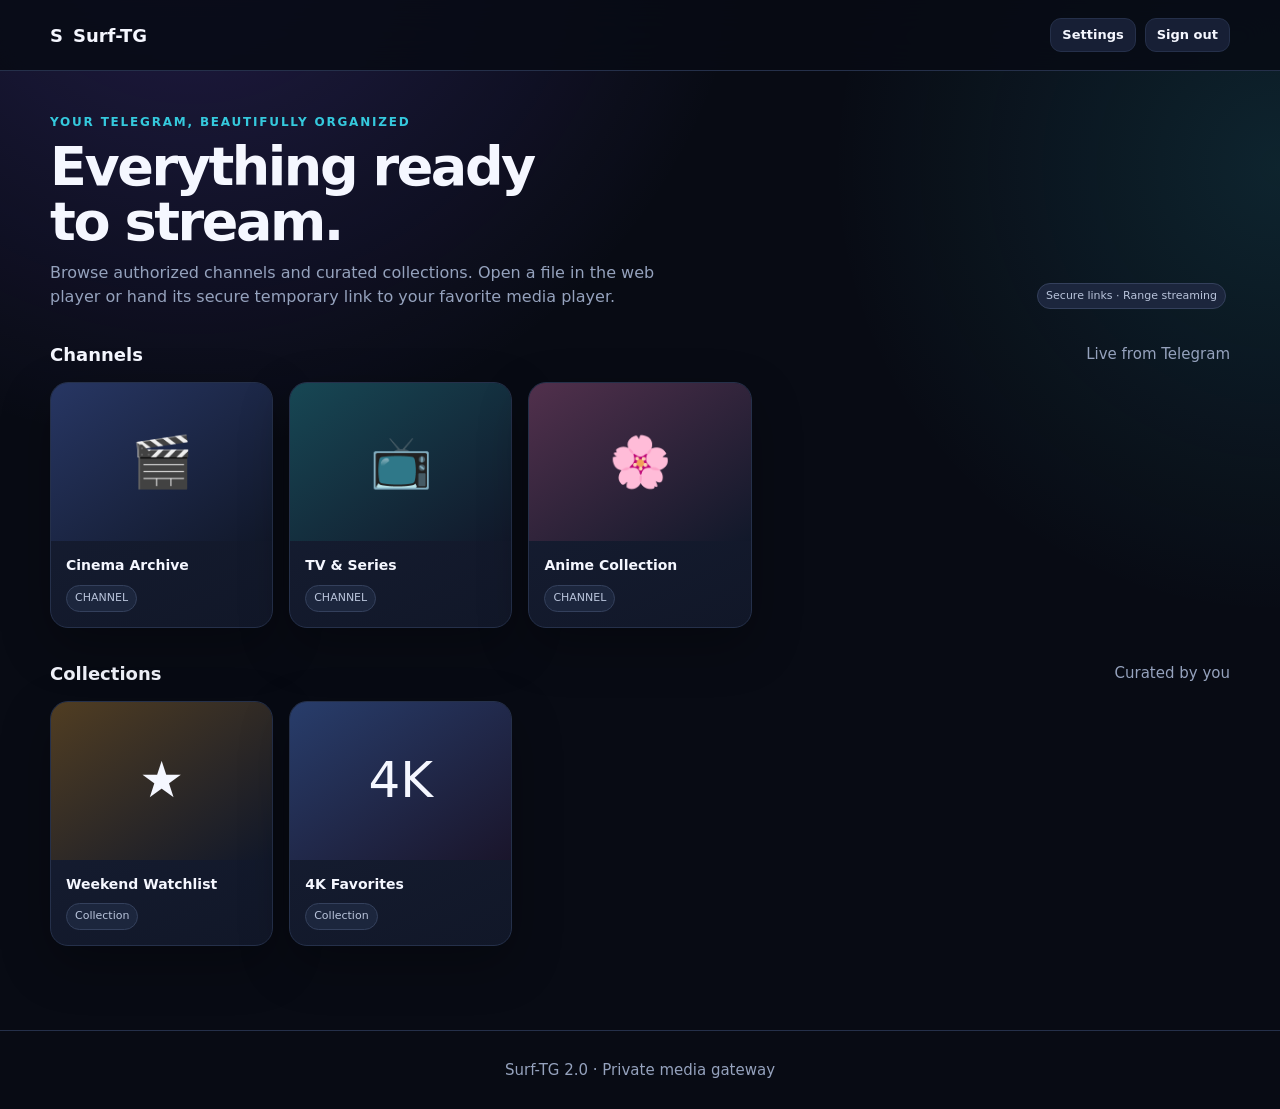
<file: docs/preview.html>
<!doctype html><html lang="en"><head><meta charset="utf-8"><meta name="viewport" content="width=device-width,initial-scale=1"><title>Surf-TG 2.0 Preview</title><link rel="stylesheet" href="../bot/server/static/app.css"><style>.cover{display:grid;place-items:center;font-size:50px;background:linear-gradient(145deg,#273663,#11182a)}.cover.two{background:linear-gradient(145deg,#174754,#11182a)}.cover.three{background:linear-gradient(145deg,#51304c,#11182a)}.cover.four{background:linear-gradient(145deg,#503d22,#11182a)}.cover.five{background:linear-gradient(145deg,#283d6b,#1a152b)}.admin-only{display:none}</style></head><body>
<header class="topbar"><nav class="shell nav"><a class="brand"><span class="brand-mark">S</span><span>Surf-TG</span></a><div class="nav-actions"><button class="btn btn-sm">Settings</button><button class="btn btn-secondary btn-sm">Sign out</button></div></nav></header>
<main class="shell"><section class="hero"><div><div class="eyebrow">Your Telegram, beautifully organized</div><h1>Everything ready<br>to stream.</h1><p>Browse authorized channels and curated collections. Open a file in the web player or hand its secure temporary link to your favorite media player.</p></div><span class="badge">Secure links · Range streaming</span></section>
<div class="section-head"><h2>Channels</h2><span class="muted">Live from Telegram</span></div><section class="grid"><div class="card"><div class="card-img-top cover">🎬</div><div class="card-body"><h6 class="card-title">Cinema Archive</h6><span class="badge">CHANNEL</span></div></div><div class="card"><div class="card-img-top cover two">📺</div><div class="card-body"><h6 class="card-title">TV & Series</h6><span class="badge">CHANNEL</span></div></div><div class="card"><div class="card-img-top cover three">🌸</div><div class="card-body"><h6 class="card-title">Anime Collection</h6><span class="badge">CHANNEL</span></div></div></section>
<div class="section-head"><h2>Collections</h2><span class="muted">Curated by you</span></div><section class="grid"><div class="card"><div class="card-img-top cover four">★</div><div class="card-body"><h6 class="card-title">Weekend Watchlist</h6><span class="badge">Collection</span></div></div><div class="card"><div class="card-img-top cover five">4K</div><div class="card-body"><h6 class="card-title">4K Favorites</h6><span class="badge">Collection</span></div></div></section></main><footer class="footer"><div class="shell">Surf-TG 2.0 · Private media gateway</div></footer></body></html>
</file>
<file: bot/server/static/app.css>
:root,[data-theme="midnight"]{color-scheme:dark;--bg:#080b14;--panel:#111728;--panel2:#171f35;--line:#25304a;--text:#f5f7ff;--muted:#95a2bd;--accent:#7c5cff;--accent2:#5d7cff;--cyan:#35c9dd;--danger:#ff5d75;--topbar:rgba(8,11,20,.86);--input:#0d1322;--shadow:0 18px 50px rgba(0,0,0,.28);--glow-a:rgba(124,92,255,.22);--glow-b:rgba(53,201,221,.13);--badge-bg:#1c263d;--badge-text:#b9c4db;--badge-line:#34405c;--hover-line:#46577e}
[data-theme="cinema"]{color-scheme:dark;--bg:#100708;--panel:#211113;--panel2:#301719;--line:#573034;--text:#fff8ed;--muted:#c5aaa3;--accent:#d22f3f;--accent2:#8f1422;--cyan:#f6b84b;--danger:#ff5368;--topbar:rgba(16,7,8,.9);--input:#190b0d;--shadow:0 18px 54px rgba(65,4,11,.38);--glow-a:rgba(210,47,63,.25);--glow-b:rgba(246,184,75,.12);--badge-bg:#3b191c;--badge-text:#f0c8bd;--badge-line:#673238;--hover-line:#a34b55}
[data-theme="ocean"]{color-scheme:dark;--bg:#031219;--panel:#09232d;--panel2:#0d303c;--line:#1c5260;--text:#ecfcff;--muted:#8dbbc4;--accent:#087fdb;--accent2:#16a5c8;--cyan:#23d5c8;--danger:#ff6477;--topbar:rgba(3,18,25,.9);--input:#061b23;--shadow:0 18px 52px rgba(0,23,32,.38);--glow-a:rgba(8,127,219,.25);--glow-b:rgba(35,213,200,.14);--badge-bg:#0d3441;--badge-text:#a9dce2;--badge-line:#1c5969;--hover-line:#28869a}
[data-theme="royal"]{color-scheme:dark;--bg:#0d0717;--panel:#181027;--panel2:#24163b;--line:#493267;--text:#fff9e9;--muted:#b7a8ca;--accent:#a86cff;--accent2:#d7a93e;--cyan:#f0c65b;--danger:#ff5f7d;--topbar:rgba(13,7,23,.88);--input:#120a20;--shadow:0 22px 65px rgba(50,17,86,.38);--glow-a:rgba(151,83,255,.3);--glow-b:rgba(240,198,91,.15);--badge-bg:#2c1b43;--badge-text:#eadbff;--badge-line:#604482;--hover-line:#c59b45}
[data-theme="aurora"]{color-scheme:dark;--bg:#041313;--panel:#0a2423;--panel2:#102e35;--line:#24535a;--text:#effffc;--muted:#91bdb6;--accent:#06a77d;--accent2:#7b61ff;--cyan:#49e6bd;--danger:#ff6780;--topbar:rgba(4,19,19,.86);--input:#071c1c;--shadow:0 22px 65px rgba(0,40,43,.42);--glow-a:rgba(6,167,125,.26);--glow-b:rgba(123,97,255,.2);--badge-bg:#123a37;--badge-text:#b8eee1;--badge-line:#28635d;--hover-line:#43b99d}
[data-theme="amoled"]{color-scheme:dark;--bg:#000;--panel:#080808;--panel2:#101010;--line:#292929;--text:#fff;--muted:#aaa;--accent:#ff2d75;--accent2:#8b5cff;--cyan:#19e6ff;--danger:#ff405e;--topbar:rgba(0,0,0,.94);--input:#050505;--shadow:0 18px 55px rgba(0,0,0,.7);--glow-a:rgba(255,45,117,.14);--glow-b:rgba(25,230,255,.1);--badge-bg:#121212;--badge-text:#d8d8d8;--badge-line:#353535;--hover-line:#ff2d75}
[data-theme="graphite"]{color-scheme:dark;--bg:#101113;--panel:#191b1f;--panel2:#22252a;--line:#383d45;--text:#f6f7f9;--muted:#a4aab3;--accent:#8b96a8;--accent2:#4a7fe8;--cyan:#83b4ff;--danger:#e95f70;--topbar:rgba(16,17,19,.9);--input:#14161a;--shadow:0 20px 58px rgba(0,0,0,.36);--glow-a:rgba(74,127,232,.2);--glow-b:rgba(201,211,225,.08);--badge-bg:#292d33;--badge-text:#d0d5dc;--badge-line:#444a54;--hover-line:#7088b3}
[data-theme="light"]{color-scheme:light;--bg:#f7f4ee;--panel:#fffdfa;--panel2:#f0ece4;--line:#d6d0c5;--text:#181a21;--muted:#646973;--accent:#6846d6;--accent2:#287fc4;--cyan:#087f9a;--danger:#d93651;--topbar:rgba(255,253,250,.9);--input:#fff;--shadow:0 14px 38px rgba(48,52,66,.13);--glow-a:rgba(104,70,214,.13);--glow-b:rgba(8,127,154,.1);--badge-bg:#ebe7f5;--badge-text:#4d4860;--badge-line:#d0c8e2;--hover-line:#8069c4}
*{box-sizing:border-box}html{min-height:100%;background:var(--bg)}body{margin:0;min-height:100vh;color:var(--text);font:15px/1.5 Inter,ui-sans-serif,system-ui,-apple-system,"Segoe UI",sans-serif;background:radial-gradient(circle at 15% -10%,var(--glow-a),transparent 35rem),radial-gradient(circle at 100% 15%,var(--glow-b),transparent 28rem),var(--bg);transition:color .18s ease,background-color .18s ease}
a{color:inherit;text-decoration:none}img{display:block;max-width:100%}button,input,select{font:inherit}.shell{width:min(1180px,calc(100% - 32px));margin:auto}.topbar{position:sticky;top:0;z-index:10;border-bottom:1px solid var(--line);background:var(--topbar);backdrop-filter:blur(18px)}.nav{min-height:70px;display:flex;align-items:center;justify-content:space-between;padding:8px 0}.brand{display:flex;gap:10px;align-items:center;font-size:18px;font-weight:800}.brand-logo{width:42px;height:42px;object-fit:contain}.nav-actions,.actions{display:flex;gap:9px;align-items:center;flex-wrap:wrap}
main{padding:42px 0 84px}.hero{display:flex;justify-content:space-between;gap:28px;align-items:end;margin-bottom:30px}.eyebrow{color:var(--cyan);font-size:12px;font-weight:800;letter-spacing:.15em;text-transform:uppercase}.hero h1{font-size:clamp(30px,5vw,54px);line-height:1.02;letter-spacing:-.045em;margin:8px 0 12px}.hero p{max-width:650px;color:var(--muted);font-size:16px;margin:0}.section-head{display:flex;align-items:center;justify-content:space-between;margin:32px 0 14px}.section-head h2{font-size:18px;margin:0}.muted{color:var(--muted)}
.grid,.row{display:grid!important;grid-template-columns:repeat(auto-fill,minmax(190px,1fr));gap:16px}.col{width:auto!important}.card{height:100%;overflow:hidden;border:1px solid var(--line);border-radius:18px;background:linear-gradient(155deg,var(--panel2),var(--panel));box-shadow:var(--shadow);transition:.2s transform,.2s border-color;position:relative}.card:hover{transform:translateY(-3px);border-color:var(--hover-line)}.card-img-top,.img-container{width:100%!important;height:158px!important;border-radius:0!important;object-fit:cover!important;position:relative!important;inset:auto!important;transform:none!important;background:#0d1220}.img-container img{width:100%;height:100%;object-fit:cover;position:static!important;transform:none!important}.card-body{padding:15px!important}.card-title{font-size:14px;line-height:1.35;margin:0 0 10px;display:-webkit-box;-webkit-line-clamp:2;-webkit-box-orient:vertical;overflow:hidden}.badge{display:inline-flex;padding:4px 8px;margin-right:4px;border:1px solid var(--badge-line);border-radius:999px;color:var(--badge-text);background:var(--badge-bg);font-size:11px}.profile-card .card-body{text-align:left!important}
.btn{display:inline-flex;align-items:center;justify-content:center;gap:7px;min-height:40px;padding:0 14px;color:var(--text);border:1px solid var(--line);border-radius:11px;background:var(--panel2);cursor:pointer;font-weight:700}.btn:hover{filter:brightness(1.15)}.btn-primary{color:#fff;border:0;background:linear-gradient(135deg,var(--accent),var(--accent2))}.btn-secondary{background:var(--panel2)}.btn-danger{color:#fff;background:var(--danger);border:0}.btn-sm{min-height:34px;padding:0 11px;font-size:13px}.icon-btn{width:40px;padding:0}.theme-picker{width:130px;min-height:34px;padding:0 30px 0 10px;color:var(--text);border:1px solid var(--line);border-radius:11px;background:var(--panel2);font:inherit;font-size:12px;font-weight:700;cursor:pointer}.form-control,.form-select{width:100%;min-height:46px;padding:0 14px;color:var(--text);border:1px solid var(--line);border-radius:12px;outline:0;background:var(--input)}.form-control:focus,.form-select:focus,.theme-picker:focus{border-color:var(--accent);box-shadow:0 0 0 3px var(--glow-a);outline:0}.search{display:flex;gap:9px;max-width:650px;margin:18px 0 28px}.search .form-control{flex:1}.panel{padding:22px;border:1px solid var(--line);border-radius:18px;background:var(--panel);box-shadow:var(--shadow)}label{display:block;color:var(--text);font-weight:700;margin:12px 0 6px}.stack{display:grid;gap:8px}
.login-wrap{width:min(430px,calc(100% - 32px));margin:9vh auto}.login-card{padding:30px}.login-card h1{font-size:30px;margin:18px 0 8px}.login-help{margin-top:22px;padding-top:18px;border-top:1px solid var(--line)}.login-help p{margin-top:0}.alert{padding:12px 14px;margin:14px 0;border:1px solid rgba(255,93,117,.35);border-radius:10px;color:#ffc4cd;background:rgba(255,93,117,.1)}.toolbar{display:flex;justify-content:space-between;gap:12px;align-items:center;flex-wrap:wrap}.pagination{display:flex;justify-content:center;gap:8px;margin:28px 0;list-style:none;padding:0}.page-link{display:flex;padding:10px 14px;border:1px solid var(--line);border-radius:10px;background:var(--panel)}.disabled{opacity:.4;pointer-events:none}.player{width:100%;max-height:72vh;border-radius:18px;background:#000;box-shadow:var(--shadow)}.media-layout{display:grid;grid-template-columns:minmax(0,2fr) minmax(260px,1fr);gap:20px}.file-name{overflow-wrap:anywhere}details.admin-panel{margin:16px 0}details.admin-panel summary{cursor:pointer;color:var(--cyan);font-weight:800}.footer{padding:28px 0;color:var(--muted);text-align:center;border-top:1px solid var(--line)}
body[data-theme="royal"] .panel,body[data-theme="royal"] .card{background:linear-gradient(145deg,rgba(43,25,68,.96),rgba(20,12,34,.98))}body[data-theme="aurora"] .panel,body[data-theme="aurora"] .card{background:linear-gradient(145deg,rgba(12,48,44,.9),rgba(12,26,40,.96));backdrop-filter:blur(14px)}body[data-theme="amoled"] .panel,body[data-theme="amoled"] .card{background:#060606;box-shadow:0 0 0 1px rgba(255,255,255,.015),var(--shadow)}body[data-theme="graphite"] .panel,body[data-theme="graphite"] .card{background:linear-gradient(155deg,#24272c,#17191d)}
@media(max-width:720px){.shell{width:min(100% - 22px,1180px)}.nav{min-height:62px;height:auto}.theme-picker{width:112px}.hero{align-items:start;flex-direction:column}.hero h1{font-size:36px}.grid,.row{grid-template-columns:repeat(2,minmax(0,1fr));gap:10px}.card-img-top,.img-container{height:126px!important}.media-layout{grid-template-columns:1fr}.search{max-width:none}.hide-mobile{display:none}}
.hero.compact{margin-bottom:18px}.player-title{font-size:24px}.file-panel{max-width:720px;margin:auto}.tiny{font-size:12px}.file-input{padding:10px 12px}.code-input{height:auto;padding:12px;font-family:ui-monospace,SFMono-Regular,Consolas,monospace;resize:vertical}.form-grid{display:grid;grid-template-columns:repeat(3,minmax(0,1fr));gap:12px}.user-list{display:grid;gap:10px;margin-top:18px}.user-editor{padding:13px;border:1px solid var(--line);border-radius:12px;background:var(--panel2)}.user-editor summary{cursor:pointer}.user-editor form{margin-top:12px}.user-editor form+form{padding-top:10px;border-top:1px solid var(--line)}.danger-panel{border-color:rgba(255,93,117,.5)}.danger-panel summary{color:var(--danger)!important}.card-admin{padding:0 14px 14px}.card-admin summary{cursor:pointer;color:var(--cyan);font-weight:700}.card-admin form{display:grid;gap:8px;margin-top:8px}.check-label{display:flex;gap:8px;align-items:center}.premium-badge{color:#fff2b8;border-color:#8f7420;background:#5b4407}.locked-file{opacity:.62}.ad-slot{display:flex;align-items:center;justify-content:center;min-height:90px;margin:20px 0;padding:12px;border:1px dashed var(--line);border-radius:16px;background:var(--panel)}.ad-slot a{display:flex;align-items:center;justify-content:center;gap:14px}.ad-slot img{max-width:180px;max-height:72px;border-radius:8px}.network-ad iframe{width:100%;height:100px;border:0;background:transparent}.ad-label{align-self:flex-start;color:var(--muted);font-size:9px;text-transform:uppercase;letter-spacing:.12em}.profile-page{padding-top:52px;padding-bottom:52px}.profile-grid{display:grid;grid-template-columns:minmax(0,1.15fr) minmax(300px,.85fr);gap:20px}.profile-page .profile-card{display:grid;grid-template-columns:auto 1fr;align-content:start;gap:20px}.profile-avatar{display:grid;place-items:center;width:76px;height:76px;border-radius:22px;color:#fff;font-size:30px;font-weight:900;background:linear-gradient(135deg,var(--accent),var(--cyan));box-shadow:var(--shadow)}.profile-page .profile-card h1{margin:5px 0 12px}.profile-badges{display:flex;flex-wrap:wrap;gap:8px}.profile-facts{grid-column:1/-1;display:grid;gap:0;margin:12px 0 0}.profile-facts div{display:flex;justify-content:space-between;gap:18px;padding:14px 0;border-top:1px solid var(--line)}.profile-facts dt{color:var(--muted)}.profile-facts dd{margin:0;text-align:right;font-weight:700}.profile-password .btn{margin-top:14px}.support-box{margin-top:24px;padding-top:20px;border-top:1px solid var(--line)}.success-banner{margin-bottom:16px;padding:13px 16px;border:1px solid rgba(53,201,221,.45);border-radius:12px;color:var(--text);background:rgba(53,201,221,.12)}.mobile-only{display:none}
.channel-hero{justify-content:flex-start;align-items:center}.channel-avatar{width:92px;height:92px;flex:0 0 92px;border:2px solid var(--line);border-radius:24px;object-fit:cover;background:var(--panel)}
@media(max-width:720px){.form-grid,.profile-grid{grid-template-columns:1fr}.profile-page{padding-top:28px}.nav-actions{justify-content:flex-end}.nav-actions .badge{display:none}.brand span{max-width:130px;white-space:nowrap;overflow:hidden;text-overflow:ellipsis}.mobile-only{display:flex}}
@media(prefers-reduced-motion:reduce){body,.card{transition:none}.card:hover{transform:none}}
.network-ad{display:grid;grid-template-columns:auto minmax(0,1fr);gap:8px 12px}.network-ad iframe{display:block;width:100%;border:0;border-radius:9px;background:var(--panel2)}.ad-network-help{grid-column:2;color:var(--muted);font-size:11px}
@media(max-width:720px){.network-ad{grid-template-columns:1fr}.network-ad .ad-label,.ad-network-help{grid-column:1}}
.library-tabs{display:flex;gap:10px;margin:18px 0 22px;padding:6px;border:1px solid var(--line);border-radius:14px;background:var(--panel)}.tab{flex:1;padding:10px 12px;border-radius:10px;color:var(--muted);font-weight:800;text-align:center}.tab.active{color:#fff;background:linear-gradient(135deg,var(--accent),var(--accent2));box-shadow:var(--shadow)}.latest-search{display:flex;gap:10px;margin:0 0 18px}.latest-search .form-control{flex:1}.admin-page{padding-top:34px}.analytics-panel{margin:0 0 18px}.analytics-panel summary{display:flex;align-items:center;justify-content:space-between;gap:16px;cursor:pointer;list-style:none}.analytics-panel summary::-webkit-details-marker{display:none}.analytics-panel summary strong{display:block;font-size:18px}.analytics-panel summary small{display:block;margin-top:4px;color:var(--muted)}.analytics-chevron{font-size:26px;line-height:1;color:var(--cyan);transition:transform .2s}.analytics-panel[open] .analytics-chevron{transform:rotate(180deg)}.analytics-content{padding-top:18px}.admin-metrics{display:grid;grid-template-columns:repeat(3,minmax(0,1fr));gap:12px;margin:0 0 18px}.metric-card{padding:16px;border:1px solid var(--line);border-radius:14px;background:linear-gradient(145deg,var(--panel2),var(--panel))}.metric-card span{display:block;color:var(--muted);font-size:12px}.metric-card strong{display:block;margin-top:7px;font-size:27px}.analytics-list{display:grid;gap:8px;margin:0;padding:0;list-style:none}.analytics-list li{display:flex;justify-content:space-between;gap:12px;padding:10px 0;border-top:1px solid var(--line)}.admin-grid{display:grid;grid-template-columns:repeat(2,minmax(0,1fr));gap:18px}.admin-span{grid-column:1/-1}.mobile-nav-toggle{display:none}.network-ad{min-height:0}.network-ad iframe{max-height:300px}.ad-slot a{width:100%;min-height:76px}.ad-slot img{width:min(180px,42vw);height:72px;object-fit:cover}.ad-slot strong{overflow-wrap:anywhere}
.catalog-page{padding-top:22px}.catalog-controls{margin:18px 0 28px}.catalog-controls .latest-search{margin:0 0 14px}.category-chips{display:flex;justify-content:center;flex-wrap:wrap;gap:10px}.category-chip{display:inline-flex;align-items:center;justify-content:center;min-height:42px;padding:0 17px;border:1px solid var(--line);border-radius:999px;background:var(--panel2);color:var(--text);font-weight:800}.category-chip:hover,.category-chip.active{border-color:transparent;color:#fff;background:linear-gradient(135deg,var(--accent),var(--accent2));box-shadow:var(--shadow)}.category-chip-all{color:var(--cyan)}.public-main{padding-top:24px}.public-access{display:flex;justify-content:flex-end;margin:0 0 14px}.public-access .btn{min-width:190px}.catalog-heading{min-height:60px;margin:0 0 16px;padding:0 22px;border-left:5px solid var(--accent);border-radius:10px;background:linear-gradient(90deg,var(--panel2),var(--panel));align-items:center}.catalog-heading h2{font-size:20px}.admin-channel-directory>p{margin:-4px 0 16px}.admin-channel-directory .catalog-heading{margin-top:6px}
@media(max-width:720px){.topbar{position:sticky}.nav{position:relative;min-height:64px;padding:10px 0}.brand{max-width:calc(100% - 84px)}.brand span{max-width:145px;white-space:nowrap;overflow:hidden;text-overflow:ellipsis}.nav-actions{display:none!important;position:absolute;top:calc(100% + 8px);right:0;z-index:20;width:min(310px,calc(100vw - 24px));padding:12px;border:1px solid var(--line);border-radius:15px;background:var(--panel);box-shadow:var(--shadow);justify-content:flex-start}.nav-actions.mobile-open{display:flex!important}.mobile-nav-toggle{display:inline-flex;margin-left:auto}.nav-actions .badge{display:inline-flex}.theme-picker{width:100%;order:2}.nav-actions form{display:block}.nav-actions .btn,.nav-actions form .btn{min-width:0}.hero{margin-bottom:20px}.hero h1{font-size:34px}.hero p{font-size:15px}.latest-search{flex-wrap:wrap}.latest-search .form-control{min-width:100%}.admin-metrics{grid-template-columns:repeat(2,minmax(0,1fr))}.metric-card{padding:13px}.metric-card strong{font-size:23px}.admin-grid{grid-template-columns:1fr}.admin-span{grid-column:auto}.panel{padding:16px}.form-grid{grid-template-columns:1fr}.library-tabs{position:sticky;top:64px;z-index:8}.grid,.row{grid-template-columns:repeat(2,minmax(0,1fr))}.card-img-top,.img-container{height:118px!important}.ad-slot{min-height:0;padding:10px}.ad-slot a{justify-content:flex-start}.ad-slot img{width:112px;height:64px}.network-ad iframe{height:100px!important;max-height:100px}.ad-network-help{font-size:10px}.media-layout{gap:14px}.player-title{font-size:20px}.catalog-controls{margin:16px 0 24px}.category-chips{display:grid;grid-template-columns:repeat(2,minmax(0,1fr));gap:9px}.category-chip{min-width:0;padding:0 10px;text-align:center}.public-access{margin:0 0 12px}.public-access .btn{width:100%}.public-main{padding-top:16px}.catalog-heading{min-height:54px;margin:0 0 14px;padding:0 15px}.catalog-heading h2{font-size:18px}}
@media(max-width:720px){.library-tabs{position:static;top:auto;z-index:auto}}
.locked-file{border:0;padding:0;width:100%;text-align:inherit;color:inherit;background:transparent;cursor:pointer}.locked-channel{display:block}.premium-modal{position:fixed;inset:0;z-index:50;display:grid;place-items:center;padding:20px;background:rgba(1,4,10,.72);backdrop-filter:blur(7px)}.premium-modal[hidden]{display:none}.premium-modal-card{position:relative;width:min(440px,100%);padding:28px;border:1px solid var(--line);border-radius:22px;background:linear-gradient(150deg,var(--panel2),var(--panel));box-shadow:var(--shadow)}.premium-modal-card h2{margin:8px 0}.modal-close{position:absolute;top:11px;right:12px;width:34px;height:34px;border:0;border-radius:50%;color:var(--text);background:var(--badge-bg);font-size:24px;cursor:pointer}
.adult-modal{position:fixed;inset:0;z-index:51;display:grid;place-items:center;padding:20px;background:rgba(1,4,10,.78);backdrop-filter:blur(7px)}.adult-modal[hidden]{display:none}.adult-modal-card{position:relative;width:min(440px,100%);padding:28px;border:1px solid rgba(255,93,117,.55);border-radius:22px;background:linear-gradient(150deg,var(--panel2),var(--panel));box-shadow:var(--shadow)}.adult-modal-card h2{margin:8px 0}
.sponsor-ad{display:block;min-height:0;padding:10px}.sponsor-ad a,.sponsor-ad picture{display:block;width:100%}.sponsor-ad picture{aspect-ratio:4/1;overflow:hidden;border-radius:10px}.sponsor-ad img{display:block!important;width:100%!important;max-width:none!important;height:100%!important;max-height:none!important;object-fit:cover;border-radius:0}
@media(max-width:720px){.sponsor-ad{padding:8px}.sponsor-ad picture{aspect-ratio:2/1}}
.requests-page{padding-top:34px}.requests-layout{display:grid;grid-template-columns:minmax(280px,.8fr) minmax(0,1.2fr);gap:18px;align-items:start}.request-form form,.request-card form{display:grid;gap:10px}.request-list{display:grid;gap:12px}.request-card{padding:15px;border:1px solid var(--line);border-radius:14px;background:var(--panel2)}.request-card summary{display:flex;align-items:center;justify-content:space-between;gap:12px;cursor:pointer;list-style:none}.request-card summary::-webkit-details-marker{display:none}.request-card strong,.request-card small{display:block}.request-card small{margin-top:4px;color:var(--muted)}.request-card p{margin:12px 0;color:var(--muted);white-space:pre-wrap}.request-head{display:flex;justify-content:space-between;gap:12px}.request-status{font-weight:800}.request-status.pending{color:#bcd5ff;border-color:#3f6db5;background:#142846}.request-status.added{color:#c7f6cf;border-color:#397949;background:#173c24}.request-status.rejected{color:#ffc8cf;border-color:#944451;background:#441d26}@media(max-width:720px){.requests-page{padding-top:24px}.requests-layout{grid-template-columns:1fr}.request-card summary,.request-head{align-items:flex-start}.request-status{flex:0 0 auto}}
.media-search{display:grid;grid-template-columns:minmax(0,1fr) minmax(190px,.35fr) auto auto;gap:10px;align-items:center}.media-result{margin-top:18px;padding-top:16px;border-top:1px solid var(--line)}.media-result .grid{margin-top:10px}.media-result .section-head{margin-bottom:0}.media-editor .muted{margin:5px 0 0}.media-editor .card-admin{margin-top:10px}
.poster-studio{display:grid;gap:12px;margin-top:18px;padding:16px;border:1px solid var(--line);border-radius:16px;background:var(--panel2)}.poster-studio h3,.tmdb-results h3{margin:0}.poster-bulk-form{display:grid;gap:8px}.poster-url-row{display:flex;gap:8px;align-items:center}.poster-url-row .form-control{min-width:0}.poster-actions{display:flex;flex-wrap:wrap;gap:8px}.poster-actions form{margin:0}.poster-bulk-preview{width:74px;aspect-ratio:2/3;object-fit:cover;border-radius:8px;border:1px solid var(--line)}.poster-select{display:flex;gap:7px;align-items:center;padding:9px 12px;margin:10px 12px 0;border:1px dashed var(--line);border-radius:9px;color:var(--muted);font-size:12px;cursor:pointer}.poster-select:has(input:checked){border-color:var(--accent);color:var(--text);background:color-mix(in srgb,var(--accent) 12%,transparent)}.tmdb-results{margin-top:18px;padding-top:16px;border-top:1px solid var(--line)}.tmdb-grid{display:grid;grid-template-columns:repeat(auto-fill,minmax(190px,1fr));gap:12px;margin-top:12px}.tmdb-choice{display:grid;grid-template-columns:66px 1fr;gap:10px;padding:8px;border:1px solid var(--line);border-radius:12px;background:var(--panel)}.tmdb-choice img{width:66px;height:98px;object-fit:cover;border-radius:7px;background:var(--panel2)}.tmdb-choice strong,.tmdb-choice small{display:block}.tmdb-choice small{color:var(--muted);margin:3px 0 10px}.tmdb-choice form{margin:0}
@media(max-width:720px){.media-search{grid-template-columns:1fr 1fr}.media-search .form-control{grid-column:1/-1}.media-search .btn{width:100%}.media-result .grid{grid-template-columns:1fr}.poster-url-row{align-items:stretch;flex-direction:column}.poster-actions{display:grid;grid-template-columns:1fr}.poster-actions .btn{width:100%}.tmdb-grid{grid-template-columns:1fr}}
@media(max-width:720px){.catalog-controls .latest-search{display:grid;grid-template-columns:minmax(0,1fr) 54px;gap:8px}.catalog-controls .latest-search .form-control{min-width:0!important}.catalog-controls .latest-search .btn-primary{min-height:46px;padding:0;font-size:0}.catalog-controls .latest-search .btn-primary::before{content:"⌕";font-size:28px;line-height:1}.catalog-controls .latest-search .btn-sm{display:none}.adult-modal-card{padding:24px 20px}.adult-modal-card .actions{display:grid;grid-template-columns:1fr}.adult-modal-card .btn{width:100%}}
</file>
